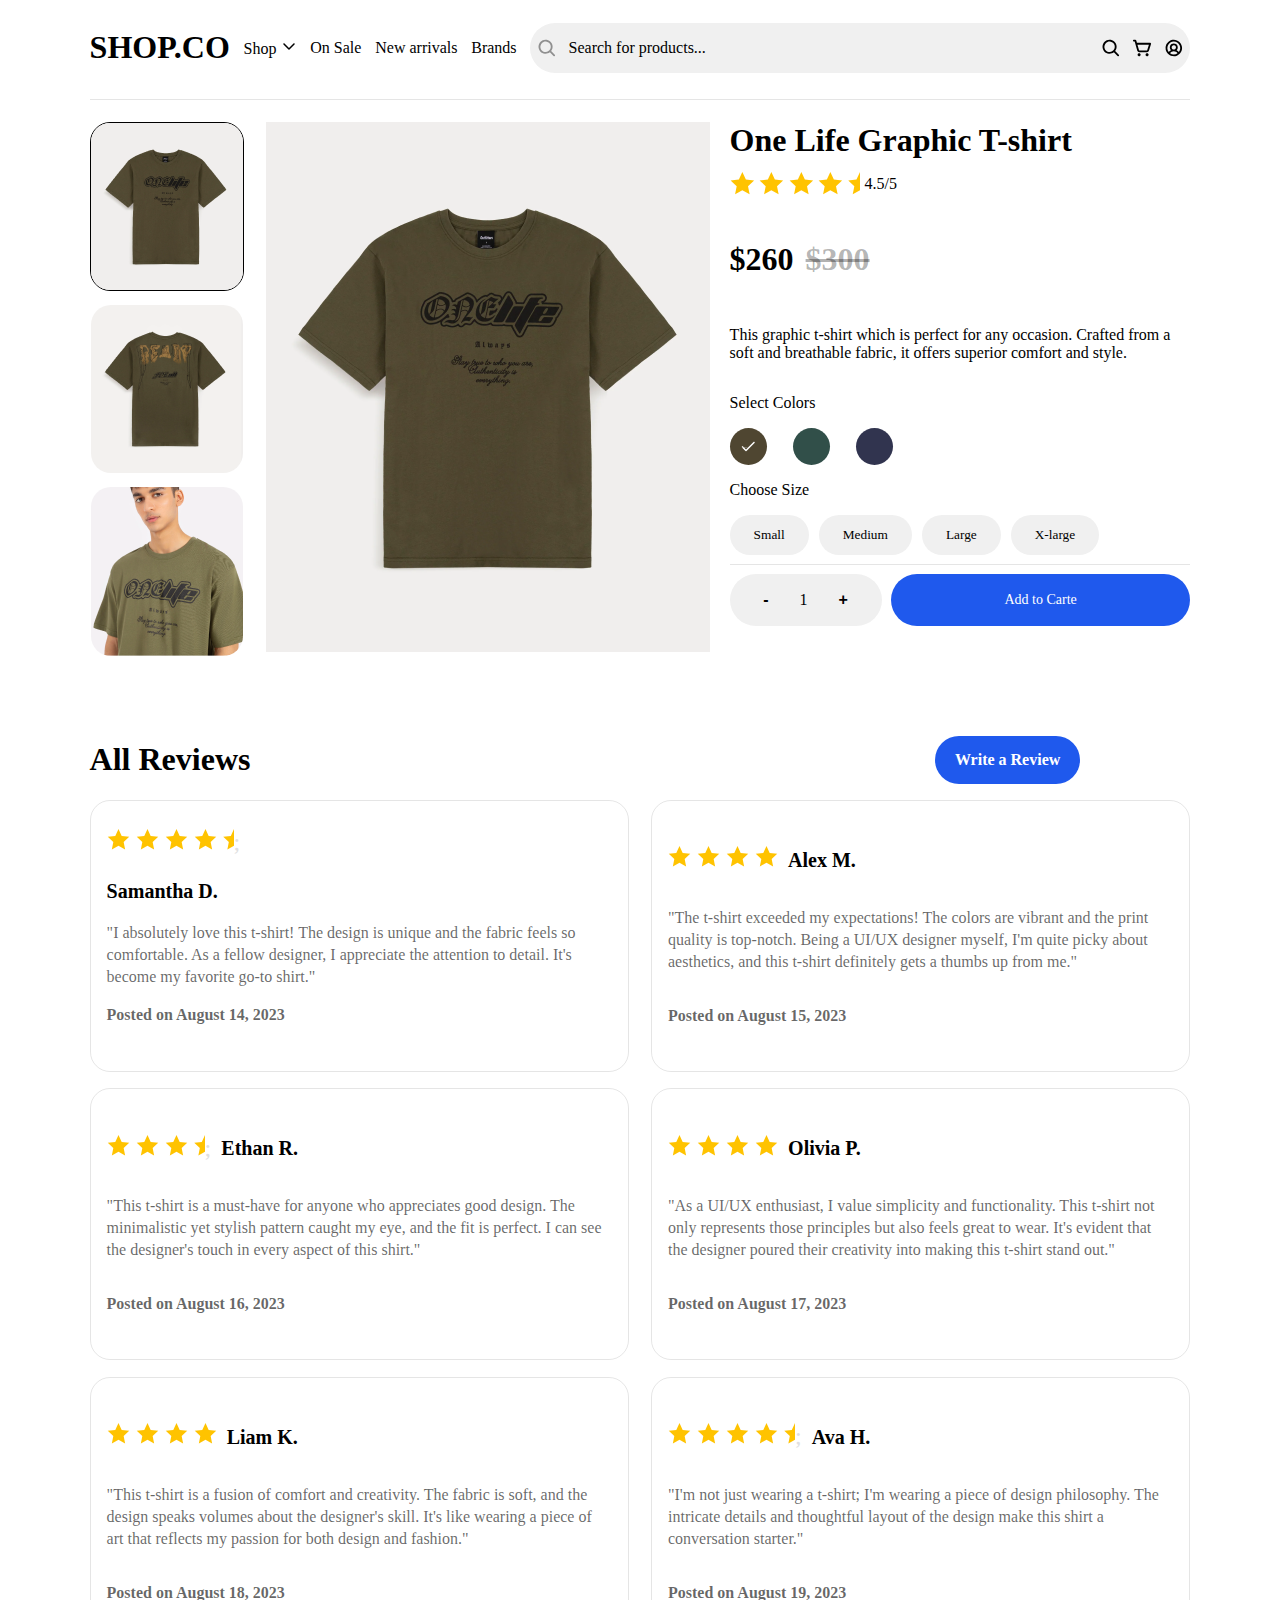
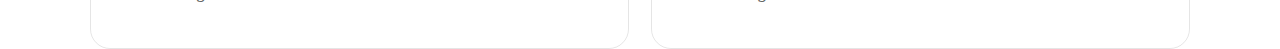
<file: eshopping/index.html>
<!--Define an HTML document-->
<!DOCTYPE html>
<!--Define the language of the document-->
<html lang="en">
<!--Define the head of the document-->
<head>
    <meta charset="UTF-8">
    <!--Title of the document-->
    <title>Shop.co</title>
    <!--Link to the css file-->
    <link rel="stylesheet" href="css/style.css">
</head>
<!--Define the body of the document-->
<body> 
    <!--Define the header of the document-->
    <header>
        <section class="header">
            <!--Define all the buttons of the header-->
            <section class="menu_burger">
                <svg id="burger" xmlns="http://www.w3.org/2000/svg" height="16" width="14" viewBox="0 0 448 512">
                    <path d="M0 96C0 78.3 14.3 64 32 64H416c17.7 0 32 14.3 32 32s-14.3 32-32 32H32C14.3 128 0 113.7 0 96zM0 256c0-17.7 14.3-32 32-32H416c17.7 0 32 14.3 32 32s-14.3 32-32 32H32c-17.7 0-32-14.3-32-32zM448 416c0 17.7-14.3 32-32 32H32c-17.7 0-32-14.3-32-32s14.3-32 32-32H416c17.7 0 32 14.3 32 32z"/>
                </svg>
                <h1>SHOP.CO</h1>
            </section>
            <a class="nodisplay">Shop
            <svg xmlns="http://www.w3.org/2000/svg" width="16" height="16" viewBox="0 0 16 16" fill="none">
                <path d="M13.5306 6.53061L8.5306 11.5306C8.46092 11.6005 8.37813 11.656 8.28696 11.6939C8.1958 11.7317 8.09806 11.7512 7.99935 11.7512C7.90064 11.7512 7.8029 11.7317 7.71173 11.6939C7.62057 11.656 7.53778 11.6005 7.4681 11.5306L2.4681 6.53061C2.3272 6.38972 2.24805 6.19862 2.24805 5.99936C2.24805 5.80011 2.3272 5.60901 2.4681 5.46811C2.60899 5.32722 2.80009 5.24806 2.99935 5.24806C3.19861 5.24806 3.3897 5.32722 3.5306 5.46811L7.99997 9.93749L12.4693 5.46749C12.6102 5.32659 12.8013 5.24744 13.0006 5.24744C13.1999 5.24744 13.391 5.32659 13.5318 5.46749C13.6727 5.60838 13.7519 5.79948 13.7519 5.99874C13.7519 6.198 13.6727 6.38909 13.5318 6.52999L13.5306 6.53061Z" fill="black" style="fill:black;fill-opacity:1;"/>
            </svg> 
            </a>
            <a class="nodisplay">On Sale</a>
            <a class="nodisplay">New arrivals</a>
            <a class="nodisplay">Brands</a>
            <section class="Search">
                <svg id="loop" xmlns="http://www.w3.org/2000/svg" width="24" height="24" viewBox="0 0 24 24" fill="none">
                    <path d="M21.7959 20.2041L17.3437 15.75C18.6787 14.0104 19.3019 11.8282 19.087 9.64606C18.8722 7.46389 17.8353 5.44515 16.1867 3.99936C14.5382 2.55356 12.4014 1.78898 10.2098 1.8607C8.01829 1.93243 5.93607 2.83509 4.38558 4.38558C2.83509 5.93607 1.93243 8.01829 1.8607 10.2098C1.78898 12.4014 2.55356 14.5382 3.99936 16.1867C5.44515 17.8353 7.46389 18.8722 9.64606 19.087C11.8282 19.3019 14.0104 18.6787 15.75 17.3437L20.2059 21.8006C20.3106 21.9053 20.4348 21.9883 20.5715 22.0449C20.7083 22.1015 20.8548 22.1307 21.0028 22.1307C21.1508 22.1307 21.2973 22.1015 21.4341 22.0449C21.5708 21.9883 21.695 21.9053 21.7997 21.8006C21.9043 21.696 21.9873 21.5717 22.044 21.435C22.1006 21.2983 22.1298 21.1517 22.1298 21.0037C22.1298 20.8557 22.1006 20.7092 22.044 20.5725C21.9873 20.4357 21.9043 20.3115 21.7997 20.2069L21.7959 20.2041ZM4.12499 10.5C4.12499 9.23914 4.49888 8.0066 5.19938 6.95823C5.89987 5.90987 6.89551 5.09277 8.06039 4.61026C9.22527 4.12775 10.5071 4.00151 11.7437 4.24749C12.9803 4.49347 14.1162 5.10063 15.0078 5.99219C15.8994 6.88375 16.5065 8.01966 16.7525 9.25629C16.9985 10.4929 16.8722 11.7747 16.3897 12.9396C15.9072 14.1045 15.0901 15.1001 14.0418 15.8006C12.9934 16.5011 11.7608 16.875 10.5 16.875C8.80977 16.8733 7.18927 16.201 5.99411 15.0059C4.79894 13.8107 4.12673 12.1902 4.12499 10.5Z" fill="black" fill-opacity="0.4" style="fill:black;fill-opacity:0.4;"/>
                </svg>
                <p  id="message">Search for products...</p>
                <svg xmlns="http://www.w3.org/2000/svg" width="24" height="24" viewBox="0 0 24 24" fill="none">
                    <path d="M21.7959 20.2041L17.3437 15.75C18.6787 14.0104 19.3019 11.8282 19.087 9.64606C18.8722 7.46389 17.8353 5.44515 16.1867 3.99936C14.5382 2.55356 12.4014 1.78898 10.2098 1.8607C8.01829 1.93243 5.93607 2.83509 4.38558 4.38558C2.83509 5.93607 1.93243 8.01829 1.8607 10.2098C1.78898 12.4014 2.55356 14.5382 3.99936 16.1867C5.44515 17.8353 7.46389 18.8722 9.64606 19.087C11.8282 19.3019 14.0104 18.6787 15.75 17.3437L20.2059 21.8006C20.3106 21.9053 20.4348 21.9883 20.5715 22.0449C20.7083 22.1015 20.8548 22.1307 21.0028 22.1307C21.1508 22.1307 21.2973 22.1015 21.4341 22.0449C21.5708 21.9883 21.695 21.9053 21.7997 21.8006C21.9043 21.696 21.9873 21.5717 22.044 21.435C22.1006 21.2983 22.1298 21.1517 22.1298 21.0037C22.1298 20.8557 22.1006 20.7092 22.044 20.5725C21.9873 20.4357 21.9043 20.3115 21.7997 20.2069L21.7959 20.2041ZM4.12499 10.5C4.12499 9.23914 4.49888 8.0066 5.19938 6.95823C5.89987 5.90987 6.89551 5.09277 8.06039 4.61026C9.22527 4.12775 10.5071 4.00151 11.7437 4.24749C12.9803 4.49347 14.1162 5.10063 15.0078 5.99219C15.8994 6.88375 16.5065 8.01966 16.7525 9.25629C16.9985 10.4929 16.8722 11.7747 16.3897 12.9396C15.9072 14.1045 15.0901 15.1001 14.0418 15.8006C12.9934 16.5011 11.7608 16.875 10.5 16.875C8.80977 16.8733 7.18927 16.201 5.99411 15.0059C4.79894 13.8107 4.12673 12.1902 4.12499 10.5Z" fill="black" style="fill:black;fill-opacity:1;"/>
                </svg>
                <svg xmlns="http://www.w3.org/2000/svg" width="24" height="24" viewBox="0 0 24 24" fill="none">
                    <path d="M9.375 20.25C9.375 20.6208 9.26503 20.9834 9.059 21.2917C8.85298 21.6 8.56014 21.8404 8.21753 21.9823C7.87492 22.1242 7.49792 22.1613 7.1342 22.089C6.77049 22.0166 6.4364 21.838 6.17417 21.5758C5.91195 21.3136 5.73337 20.9795 5.66103 20.6158C5.58868 20.2521 5.62581 19.8751 5.76773 19.5325C5.90964 19.1899 6.14996 18.897 6.45831 18.691C6.76665 18.485 7.12916 18.375 7.5 18.375C7.99728 18.375 8.47419 18.5725 8.82582 18.9242C9.17745 19.2758 9.375 19.7527 9.375 20.25ZM17.25 18.375C16.8792 18.375 16.5166 18.485 16.2083 18.691C15.9 18.897 15.6596 19.1899 15.5177 19.5325C15.3758 19.8751 15.3387 20.2521 15.411 20.6158C15.4834 20.9795 15.662 21.3136 15.9242 21.5758C16.1864 21.838 16.5205 22.0166 16.8842 22.089C17.2479 22.1613 17.6249 22.1242 17.9675 21.9823C18.3101 21.8404 18.603 21.6 18.809 21.2917C19.015 20.9834 19.125 20.6208 19.125 20.25C19.125 19.7527 18.9275 19.2758 18.5758 18.9242C18.2242 18.5725 17.7473 18.375 17.25 18.375ZM22.0753 7.08094L19.5169 15.3966C19.3535 15.9343 19.0211 16.4051 18.569 16.739C18.1169 17.0729 17.5692 17.2521 17.0072 17.25H7.77469C7.2046 17.2482 6.65046 17.0616 6.1953 16.7183C5.74015 16.3751 5.40848 15.8936 5.25 15.3459L2.04469 4.125H1.125C0.826631 4.125 0.540483 4.00647 0.329505 3.7955C0.118526 3.58452 0 3.29837 0 3C0 2.70163 0.118526 2.41548 0.329505 2.2045C0.540483 1.99353 0.826631 1.875 1.125 1.875H2.32687C2.73407 1.87626 3.12988 2.00951 3.45493 2.25478C3.77998 2.50004 4.01674 2.84409 4.12969 3.23531L4.81312 5.625H21C21.1761 5.62499 21.3497 5.6663 21.5069 5.74561C21.664 5.82492 21.8004 5.94001 21.905 6.08164C22.0096 6.22326 22.0795 6.38746 22.1091 6.56102C22.1387 6.73458 22.1271 6.91266 22.0753 7.08094ZM19.4766 7.875H5.45531L7.41375 14.7281C7.43617 14.8065 7.48354 14.8755 7.54867 14.9245C7.6138 14.9736 7.69315 15.0001 7.77469 15H17.0072C17.0875 15.0002 17.1656 14.9746 17.2303 14.927C17.2949 14.8794 17.3426 14.8123 17.3662 14.7356L19.4766 7.875Z" fill="black" style="fill:black;fill-opacity:1;"/>
                </svg>
                <svg id="connexion" xmlns="http://www.w3.org/2000/svg" width="24" height="24" viewBox="0 0 24 24" fill="none">
                    <path d="M12 1.875C9.99747 1.875 8.0399 2.46882 6.37486 3.58137C4.70981 4.69392 3.41206 6.27523 2.64572 8.12533C1.87939 9.97543 1.67888 12.0112 2.06955 13.9753C2.46023 15.9393 3.42454 17.7435 4.84055 19.1595C6.25656 20.5755 8.06066 21.5398 10.0247 21.9305C11.9888 22.3211 14.0246 22.1206 15.8747 21.3543C17.7248 20.5879 19.3061 19.2902 20.4186 17.6251C21.5312 15.9601 22.125 14.0025 22.125 12C22.122 9.3156 21.0543 6.74199 19.1562 4.84383C17.258 2.94567 14.6844 1.87798 12 1.875ZM7.45969 18.4284C7.98195 17.7143 8.66528 17.1335 9.45418 16.7331C10.2431 16.3327 11.1153 16.124 12 16.124C12.8847 16.124 13.7569 16.3327 14.5458 16.7331C15.3347 17.1335 16.0181 17.7143 16.5403 18.4284C15.2134 19.3695 13.6268 19.875 12 19.875C10.3732 19.875 8.78665 19.3695 7.45969 18.4284ZM9.375 11.25C9.375 10.7308 9.52896 10.2233 9.8174 9.79163C10.1058 9.35995 10.5158 9.0235 10.9955 8.82482C11.4751 8.62614 12.0029 8.57415 12.5121 8.67544C13.0213 8.77672 13.489 9.02673 13.8562 9.39384C14.2233 9.76096 14.4733 10.2287 14.5746 10.7379C14.6759 11.2471 14.6239 11.7749 14.4252 12.2545C14.2265 12.7342 13.8901 13.1442 13.4584 13.4326C13.0267 13.721 12.5192 13.875 12 13.875C11.3038 13.875 10.6361 13.5984 10.1438 13.1062C9.65157 12.6139 9.375 11.9462 9.375 11.25ZM18.1875 16.8694C17.4583 15.9419 16.5289 15.1914 15.4688 14.6737C16.1444 13.9896 16.6026 13.1208 16.7858 12.1769C16.9689 11.2329 16.8688 10.2558 16.498 9.36861C16.1273 8.4814 15.5024 7.72364 14.702 7.19068C13.9017 6.65771 12.9616 6.37334 12 6.37334C11.0384 6.37334 10.0983 6.65771 9.29797 7.19068C8.49762 7.72364 7.87275 8.4814 7.50198 9.36861C7.13121 10.2558 7.0311 11.2329 7.21424 12.1769C7.39739 13.1208 7.85561 13.9896 8.53125 14.6737C7.4711 15.1914 6.54168 15.9419 5.8125 16.8694C4.89661 15.7083 4.32614 14.3129 4.1664 12.8427C4.00665 11.3725 4.2641 9.88711 4.90925 8.55644C5.55441 7.22578 6.5612 6.10366 7.81439 5.31855C9.06757 4.53343 10.5165 4.11703 11.9953 4.11703C13.4741 4.11703 14.9231 4.53343 16.1762 5.31855C17.4294 6.10366 18.4362 7.22578 19.0814 8.55644C19.7265 9.88711 19.984 11.3725 19.8242 12.8427C19.6645 14.3129 19.094 15.7083 18.1781 16.8694H18.1875Z" fill="black" style="fill:black;fill-opacity:1;"/>
                </svg>
            </section>
        </section>
    </header>
    <!--Define the main part of the document-->
    <main>
        <section id="barre"></section>
        <section class="content">
            <!--Display the images-->
            <section class="images"> 
                <section class="images_vertical">
                    <img id="with_border" src="/eshopping/images/small_tshirt_1.png" alt="image1">
                    <img src="/eshopping/images/small_tshirt_2.png" alt="image2">
                    <img src="/eshopping/images/small_tshirt_3.png" alt="image3">  
                </section>
                <section class="images_horizontal">
                    <img src="/eshopping/images/large_tshirt_1.png" alt="image4">
                </section>
            </section>
            <!--Display the description of the t-shirt-->
            <section class="description">
                <h1>One Life Graphic T-shirt</h1>
                <section class="notes"> 
                    <!--Define a star-->  
                    <svg xmlns="http://www.w3.org/2000/svg" width="25" height="23" viewBox="0 0 25 23" fill="none">
                        <path d="M12.3562 0L15.8569 7.53796L24.1077 8.53794L18.0204 14.1966L19.619 22.3526L12.3562 18.3119L5.09341 22.3526L6.69201 14.1966L0.604756 8.53794L8.85555 7.53796L12.3562 0Z" fill="#FFC633" style="fill:#FFC633;fill:color(display-p3 1.0000 0.7760 0.2000);fill-opacity:1;"/>
                    </svg>
                    <svg xmlns="http://www.w3.org/2000/svg" width="25" height="23" viewBox="0 0 25 23" fill="none">
                        <path d="M12.3562 0L15.8569 7.53796L24.1077 8.53794L18.0204 14.1966L19.619 22.3526L12.3562 18.3119L5.09341 22.3526L6.69201 14.1966L0.604756 8.53794L8.85555 7.53796L12.3562 0Z" fill="#FFC633" style="fill:#FFC633;fill:color(display-p3 1.0000 0.7760 0.2000);fill-opacity:1;"/>
                    </svg>
                    <svg xmlns="http://www.w3.org/2000/svg" width="25" height="23" viewBox="0 0 25 23" fill="none">
                        <path d="M12.3562 0L15.8569 7.53796L24.1077 8.53794L18.0204 14.1966L19.619 22.3526L12.3562 18.3119L5.09341 22.3526L6.69201 14.1966L0.604756 8.53794L8.85555 7.53796L12.3562 0Z" fill="#FFC633" style="fill:#FFC633;fill:color(display-p3 1.0000 0.7760 0.2000);fill-opacity:1;"/>   
                    </svg>
                    <svg xmlns="http://www.w3.org/2000/svg" width="25" height="23" viewBox="0 0 25 23" fill="none">
                        <path d="M12.3562 0L15.8569 7.53796L24.1077 8.53794L18.0204 14.1966L19.619 22.3526L12.3562 18.3119L5.09341 22.3526L6.69201 14.1966L0.604756 8.53794L8.85555 7.53796L12.3562 0Z" fill="#FFC633" style="fill:#FFC633;fill:color(display-p3 1.0000 0.7760 0.2000);fill-opacity:1;"/>
                    </svg>
                    <svg xmlns="http://www.w3.org/2000/svg" width="12" height="23" viewBox="0 0 12 23" fill="none">
                        <path d="M4.73719 22.3526L12 18.3119V0L8.49932 7.53796L0.248535 8.53793L6.33579 14.1966L4.73719 22.3526Z" fill="#FFC633" style="fill:#FFC633;fill:color(display-p3 1.0000 0.7760 0.2000);fill-opacity:1;"/>
                    </svg>
                    <p>4.5/5</p> 
                </section>
                <section class="price">
                    <p>$260</p>
                    <p id="price_bef">$300</p>
                </section> 
                <section class="size-selector">
                    <p id="descript">This graphic t-shirt which is perfect for any occasion. Crafted from a soft and breathable fabric, it offers superior comfort and style.</p>
                    <hr />
                    <p>Select Colors</p>
                    <section class="button-group">
                        <section class="ellipse" id="ellipse1">
                            <section class="checkmark-frame"></section>
                        </section>
                        <section class="ellipse" id="ellipse2"></section>
                        <section class="ellipse" id="ellipse3"></section>
                    </section>  
                </section>
                <hr />
                <section class="size-selector">
                    <p>Choose Size</p>
                    <section class="button-group">
                        <button class="size-button">Small</button>
                        <button class="size-button">Medium</button>
                        <button class="size-button">Large</button>
                        <button class="size-button">X-large</button>
                    </section>
                </section>
                <section id="barre2"></section>
                <section class="buy">
                    <section class="quantity-selector">
                        <button >-</button>
                        <p >1</p>
                        <button >+</button>
                    </section>
                    <section class="add">
                        <button >Add to Carte</button>
                    </section>
                </section>         
            </section>
        </section>
        <section class="reviewbar">
            <h1>All Reviews</h1>
            <button>Write a Review</button>
        </section>
        <!--Define the part for the reviews-->
        <section class="allreview">
            <section class="rating-container">
                <section class="star-rating">
                    <span>
                        <!--Define a star-->
                        <svg xmlns="http://www.w3.org/2000/svg" width="23" height="21" viewBox="0 0 23 21" fill="none">
                            <path d="M11.4868 0L14.6852 6.8872L22.2237 7.80085L16.662 12.971L18.1226 20.4229L11.4868 16.731L4.85096 20.4229L6.31155 12.971L0.749813 7.80085L8.2883 6.8872L11.4868 0Z" fill="#FFC633" style="fill:#FFC633;fill:color(display-p3 1.0000 0.7760 0.2000);fill-opacity:1;"/>
                        </svg>
                    </span>
                    <span>
                        <svg xmlns="http://www.w3.org/2000/svg" width="23" height="21" viewBox="0 0 23 21" fill="none">
                            <path d="M11.4868 0L14.6852 6.8872L22.2237 7.80085L16.662 12.971L18.1226 20.4229L11.4868 16.731L4.85096 20.4229L6.31155 12.971L0.749813 7.80085L8.2883 6.8872L11.4868 0Z" fill="#FFC633" style="fill:#FFC633;fill:color(display-p3 1.0000 0.7760 0.2000);fill-opacity:1;"/>
                        </svg>
                    </span>
                    <span>
                        <svg xmlns="http://www.w3.org/2000/svg" width="23" height="21" viewBox="0 0 23 21" fill="none">
                            <path d="M11.4868 0L14.6852 6.8872L22.2237 7.80085L16.662 12.971L18.1226 20.4229L11.4868 16.731L4.85096 20.4229L6.31155 12.971L0.749813 7.80085L8.2883 6.8872L11.4868 0Z" fill="#FFC633" style="fill:#FFC633;fill:color(display-p3 1.0000 0.7760 0.2000);fill-opacity:1;"/>
                        </svg>
                    </span>
                    <span>
                        <svg xmlns="http://www.w3.org/2000/svg" width="23" height="21" viewBox="0 0 23 21" fill="none">
                            <path d="M11.4868 0L14.6852 6.8872L22.2237 7.80085L16.662 12.971L18.1226 20.4229L11.4868 16.731L4.85096 20.4229L6.31155 12.971L0.749813 7.80085L8.2883 6.8872L11.4868 0Z" fill="#FFC633" style="fill:#FFC633;fill:color(display-p3 1.0000 0.7760 0.2000);fill-opacity:1;"/>
                        </svg>
                    </span>
                    <span>
                        <svg xmlns="http://www.w3.org/2000/svg" width="11" height="21" viewBox="0 0 11 21" fill="none">
                            <path d="M4.36421 20.4229L11 16.731V0L7.80155 6.8872L0.263062 7.80085L5.8248 12.971L4.36421 20.4229Z" fill="#FFC633" style="fill:#FFC633;fill:color(display-p3 1.0000 0.7760 0.2000);fill-opacity:1;"/>
                        </svg>;
                    </span>
                </section>
                <!--Content of the review-->
                <section class="review">
                    <p class="titre-avis">Samantha D.</p>
                    <p class="avis"> "I absolutely love this t-shirt! The design is unique and the fabric feels so comfortable. As a fellow designer, I appreciate the attention to detail. It's become my favorite go-to shirt."</p>
                    <p class="date-posted">Posted on August 14, 2023</p>
                </section>
            </section>
            <section class="rating-container">
                <section class="star-rating">
                    <span>
                        <svg xmlns="http://www.w3.org/2000/svg" width="23" height="21" viewBox="0 0 23 21" fill="none">
                            <path d="M11.4868 0L14.6852 6.8872L22.2237 7.80085L16.662 12.971L18.1226 20.4229L11.4868 16.731L4.85096 20.4229L6.31155 12.971L0.749813 7.80085L8.2883 6.8872L11.4868 0Z" fill="#FFC633" style="fill:#FFC633;fill:color(display-p3 1.0000 0.7760 0.2000);fill-opacity:1;"/>
                        </svg>
                    </span>
                    <span>
                        <svg xmlns="http://www.w3.org/2000/svg" width="23" height="21" viewBox="0 0 23 21" fill="none">
                            <path d="M11.4868 0L14.6852 6.8872L22.2237 7.80085L16.662 12.971L18.1226 20.4229L11.4868 16.731L4.85096 20.4229L6.31155 12.971L0.749813 7.80085L8.2883 6.8872L11.4868 0Z" fill="#FFC633" style="fill:#FFC633;fill:color(display-p3 1.0000 0.7760 0.2000);fill-opacity:1;"/>
                        </svg>
                    </span>
                    <span>
                        <svg xmlns="http://www.w3.org/2000/svg" width="23" height="21" viewBox="0 0 23 21" fill="none">
                            <path d="M11.4868 0L14.6852 6.8872L22.2237 7.80085L16.662 12.971L18.1226 20.4229L11.4868 16.731L4.85096 20.4229L6.31155 12.971L0.749813 7.80085L8.2883 6.8872L11.4868 0Z" fill="#FFC633" style="fill:#FFC633;fill:color(display-p3 1.0000 0.7760 0.2000);fill-opacity:1;"/>
                        </svg>
                    </span>
                    <span>
                        <svg xmlns="http://www.w3.org/2000/svg" width="23" height="21" viewBox="0 0 23 21" fill="none">
                            <path d="M11.4868 0L14.6852 6.8872L22.2237 7.80085L16.662 12.971L18.1226 20.4229L11.4868 16.731L4.85096 20.4229L6.31155 12.971L0.749813 7.80085L8.2883 6.8872L11.4868 0Z" fill="#FFC633" style="fill:#FFC633;fill:color(display-p3 1.0000 0.7760 0.2000);fill-opacity:1;"/>
                        </svg>
                    </span>
                </section>
                <p class="titre-avis">Alex M.</p>
                <p class="avis"> "The t-shirt exceeded my expectations! The colors are vibrant and the print quality is top-notch. Being a UI/UX designer myself, I'm quite picky about aesthetics, and this t-shirt definitely gets a thumbs up from me."</p>
                <p class="date-posted">Posted on August 15, 2023</p>
            </section>
            <section class="rating-container">
                <section class="star-rating">
                    <span>
                        <svg xmlns="http://www.w3.org/2000/svg" width="23" height="21" viewBox="0 0 23 21" fill="none">
                            <path d="M11.4868 0L14.6852 6.8872L22.2237 7.80085L16.662 12.971L18.1226 20.4229L11.4868 16.731L4.85096 20.4229L6.31155 12.971L0.749813 7.80085L8.2883 6.8872L11.4868 0Z" fill="#FFC633" style="fill:#FFC633;fill:color(display-p3 1.0000 0.7760 0.2000);fill-opacity:1;"/>
                        </svg>
                    </span>
                    <span>
                        <svg xmlns="http://www.w3.org/2000/svg" width="23" height="21" viewBox="0 0 23 21" fill="none">
                            <path d="M11.4868 0L14.6852 6.8872L22.2237 7.80085L16.662 12.971L18.1226 20.4229L11.4868 16.731L4.85096 20.4229L6.31155 12.971L0.749813 7.80085L8.2883 6.8872L11.4868 0Z" fill="#FFC633" style="fill:#FFC633;fill:color(display-p3 1.0000 0.7760 0.2000);fill-opacity:1;"/>
                        </svg>
                    </span>
                    <span>
                        <svg xmlns="http://www.w3.org/2000/svg" width="23" height="21" viewBox="0 0 23 21" fill="none">
                            <path d="M11.4868 0L14.6852 6.8872L22.2237 7.80085L16.662 12.971L18.1226 20.4229L11.4868 16.731L4.85096 20.4229L6.31155 12.971L0.749813 7.80085L8.2883 6.8872L11.4868 0Z" fill="#FFC633" style="fill:#FFC633;fill:color(display-p3 1.0000 0.7760 0.2000);fill-opacity:1;"/>
                        </svg>
                    </span>
                    <span>
                        <svg xmlns="http://www.w3.org/2000/svg" width="11" height="21" viewBox="0 0 11 21" fill="none">
                            <path d="M4.36421 20.4229L11 16.731V0L7.80155 6.8872L0.263062 7.80085L5.8248 12.971L4.36421 20.4229Z" fill="#FFC633" style="fill:#FFC633;fill:color(display-p3 1.0000 0.7760 0.2000);fill-opacity:1;"/>
                        </svg>;
                    </span>
                </section>
                <p class="titre-avis">Ethan R.</p>
                <p class="avis"> "This t-shirt is a must-have for anyone who appreciates good design. The minimalistic yet stylish pattern caught my eye, and the fit is perfect. I can see the designer's touch in every aspect of this shirt."</p>
                <p class="date-posted">Posted on August 16, 2023</p>
            </section>
            <section class="rating-container">
                <section class="star-rating">
                    <span>
                        <svg xmlns="http://www.w3.org/2000/svg" width="23" height="21" viewBox="0 0 23 21" fill="none">
                            <path d="M11.4868 0L14.6852 6.8872L22.2237 7.80085L16.662 12.971L18.1226 20.4229L11.4868 16.731L4.85096 20.4229L6.31155 12.971L0.749813 7.80085L8.2883 6.8872L11.4868 0Z" fill="#FFC633" style="fill:#FFC633;fill:color(display-p3 1.0000 0.7760 0.2000);fill-opacity:1;"/>
                        </svg>
                    </span>
                    <span>
                        <svg xmlns="http://www.w3.org/2000/svg" width="23" height="21" viewBox="0 0 23 21" fill="none">
                            <path d="M11.4868 0L14.6852 6.8872L22.2237 7.80085L16.662 12.971L18.1226 20.4229L11.4868 16.731L4.85096 20.4229L6.31155 12.971L0.749813 7.80085L8.2883 6.8872L11.4868 0Z" fill="#FFC633" style="fill:#FFC633;fill:color(display-p3 1.0000 0.7760 0.2000);fill-opacity:1;"/>
                        </svg>
                    </span>
                    <span>
                        <svg xmlns="http://www.w3.org/2000/svg" width="23" height="21" viewBox="0 0 23 21" fill="none">
                            <path d="M11.4868 0L14.6852 6.8872L22.2237 7.80085L16.662 12.971L18.1226 20.4229L11.4868 16.731L4.85096 20.4229L6.31155 12.971L0.749813 7.80085L8.2883 6.8872L11.4868 0Z" fill="#FFC633" style="fill:#FFC633;fill:color(display-p3 1.0000 0.7760 0.2000);fill-opacity:1;"/>
                        </svg>
                    </span>
                    <span>
                        <svg xmlns="http://www.w3.org/2000/svg" width="23" height="21" viewBox="0 0 23 21" fill="none">
                            <path d="M11.4868 0L14.6852 6.8872L22.2237 7.80085L16.662 12.971L18.1226 20.4229L11.4868 16.731L4.85096 20.4229L6.31155 12.971L0.749813 7.80085L8.2883 6.8872L11.4868 0Z" fill="#FFC633" style="fill:#FFC633;fill:color(display-p3 1.0000 0.7760 0.2000);fill-opacity:1;"/>
                        </svg>
                    </span>
                </section>
                <p class="titre-avis">Olivia P.</p>
                <p class="avis"> "As a UI/UX enthusiast, I value simplicity and functionality. This t-shirt not only represents those principles but also feels great to wear. It's evident that the designer poured their creativity into making this t-shirt stand out."</p>
                <p class="date-posted">Posted on August 17, 2023</p>
            </section>
            <section class="rating-container">
                <section class="star-rating">
                    <span>
                        <svg xmlns="http://www.w3.org/2000/svg" width="23" height="21" viewBox="0 0 23 21" fill="none">
                            <path d="M11.4868 0L14.6852 6.8872L22.2237 7.80085L16.662 12.971L18.1226 20.4229L11.4868 16.731L4.85096 20.4229L6.31155 12.971L0.749813 7.80085L8.2883 6.8872L11.4868 0Z" fill="#FFC633" style="fill:#FFC633;fill:color(display-p3 1.0000 0.7760 0.2000);fill-opacity:1;"/>
                        </svg>
                    </span>
                    <span>
                        <svg xmlns="http://www.w3.org/2000/svg" width="23" height="21" viewBox="0 0 23 21" fill="none">
                            <path d="M11.4868 0L14.6852 6.8872L22.2237 7.80085L16.662 12.971L18.1226 20.4229L11.4868 16.731L4.85096 20.4229L6.31155 12.971L0.749813 7.80085L8.2883 6.8872L11.4868 0Z" fill="#FFC633" style="fill:#FFC633;fill:color(display-p3 1.0000 0.7760 0.2000);fill-opacity:1;"/>
                        </svg>
                    </span>
                    <span>
                        <svg xmlns="http://www.w3.org/2000/svg" width="23" height="21" viewBox="0 0 23 21" fill="none">
                            <path d="M11.4868 0L14.6852 6.8872L22.2237 7.80085L16.662 12.971L18.1226 20.4229L11.4868 16.731L4.85096 20.4229L6.31155 12.971L0.749813 7.80085L8.2883 6.8872L11.4868 0Z" fill="#FFC633" style="fill:#FFC633;fill:color(display-p3 1.0000 0.7760 0.2000);fill-opacity:1;"/>
                        </svg>
                    </span>
                    <span>
                        <svg xmlns="http://www.w3.org/2000/svg" width="23" height="21" viewBox="0 0 23 21" fill="none">
                            <path d="M11.4868 0L14.6852 6.8872L22.2237 7.80085L16.662 12.971L18.1226 20.4229L11.4868 16.731L4.85096 20.4229L6.31155 12.971L0.749813 7.80085L8.2883 6.8872L11.4868 0Z" fill="#FFC633" style="fill:#FFC633;fill:color(display-p3 1.0000 0.7760 0.2000);fill-opacity:1;"/>
                        </svg>
                    </span>
                </section>
                <p class="titre-avis">Liam K.</p>
                <p class="avis">"This t-shirt is a fusion of comfort and creativity. The fabric is soft, and the design speaks volumes about the designer's skill. It's like wearing a piece of art that reflects my passion for both design and fashion."</p>
                <p class="date-posted">Posted on August 18, 2023</p>
            </section>
            <section class="rating-container">
                <section class="star-rating">
                    <span>
                        <svg xmlns="http://www.w3.org/2000/svg" width="23" height="21" viewBox="0 0 23 21" fill="none">
                            <path d="M11.4868 0L14.6852 6.8872L22.2237 7.80085L16.662 12.971L18.1226 20.4229L11.4868 16.731L4.85096 20.4229L6.31155 12.971L0.749813 7.80085L8.2883 6.8872L11.4868 0Z" fill="#FFC633" style="fill:#FFC633;fill:color(display-p3 1.0000 0.7760 0.2000);fill-opacity:1;"/>
                        </svg>
                    </span>
                    <span>
                        <svg xmlns="http://www.w3.org/2000/svg" width="23" height="21" viewBox="0 0 23 21" fill="none">
                            <path d="M11.4868 0L14.6852 6.8872L22.2237 7.80085L16.662 12.971L18.1226 20.4229L11.4868 16.731L4.85096 20.4229L6.31155 12.971L0.749813 7.80085L8.2883 6.8872L11.4868 0Z" fill="#FFC633" style="fill:#FFC633;fill:color(display-p3 1.0000 0.7760 0.2000);fill-opacity:1;"/>
                        </svg>
                    </span>
                    <span>
                        <svg xmlns="http://www.w3.org/2000/svg" width="23" height="21" viewBox="0 0 23 21" fill="none">
                            <path d="M11.4868 0L14.6852 6.8872L22.2237 7.80085L16.662 12.971L18.1226 20.4229L11.4868 16.731L4.85096 20.4229L6.31155 12.971L0.749813 7.80085L8.2883 6.8872L11.4868 0Z" fill="#FFC633" style="fill:#FFC633;fill:color(display-p3 1.0000 0.7760 0.2000);fill-opacity:1;"/>
                        </svg>
                    </span>
                    <span>
                        <svg xmlns="http://www.w3.org/2000/svg" width="23" height="21" viewBox="0 0 23 21" fill="none">
                            <path d="M11.4868 0L14.6852 6.8872L22.2237 7.80085L16.662 12.971L18.1226 20.4229L11.4868 16.731L4.85096 20.4229L6.31155 12.971L0.749813 7.80085L8.2883 6.8872L11.4868 0Z" fill="#FFC633" style="fill:#FFC633;fill:color(display-p3 1.0000 0.7760 0.2000);fill-opacity:1;"/>
                        </svg>
                    </span>
                    <span>
                        <svg xmlns="http://www.w3.org/2000/svg" width="11" height="21" viewBox="0 0 11 21" fill="none">
                            <path d="M4.36421 20.4229L11 16.731V0L7.80155 6.8872L0.263062 7.80085L5.8248 12.971L4.36421 20.4229Z" fill="#FFC633" style="fill:#FFC633;fill:color(display-p3 1.0000 0.7760 0.2000);fill-opacity:1;"/>
                        </svg>;
                    </span>
                </section>
                <p class="titre-avis">Ava H.</p>
                <p class="avis">"I'm not just wearing a t-shirt; I'm wearing a piece of design philosophy. The intricate details and thoughtful layout of the design make this shirt a conversation starter."</p>
                <p class="date-posted">Posted on August 19, 2023</p>
            </section>
        </section>
    <!--Close the main-->
    </main>
<!--Close the body-->
</body>
</html>
</file>
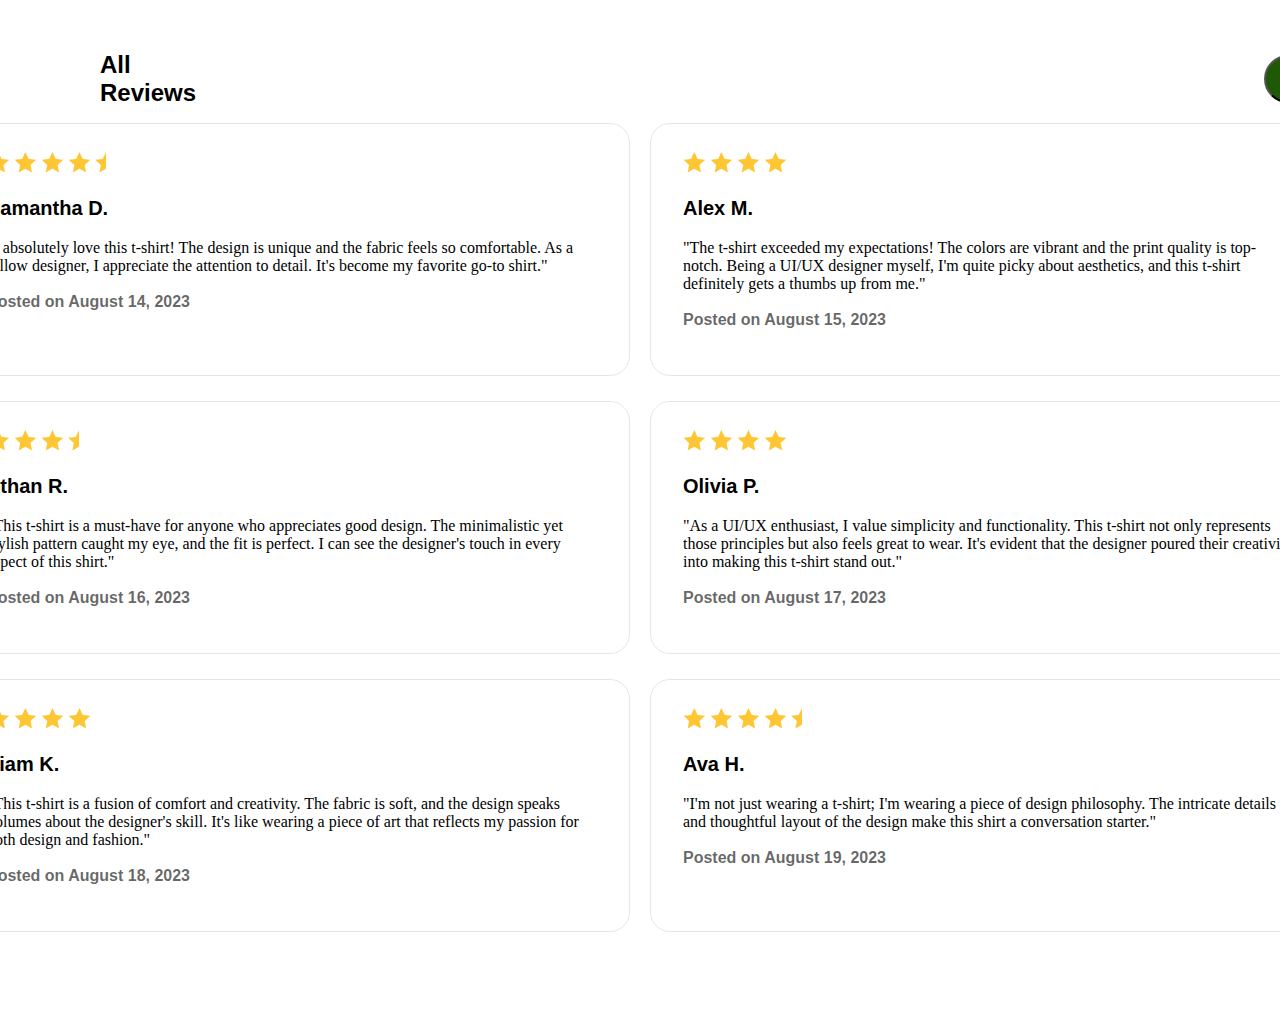
<file: eshopping/index1.html>
<!DOCTYPE html>
<html lang="en">
<head>
    <meta charset="UTF-8">
    <meta name="viewport" content="width=device-width, initial-scale=1.0">
    <link rel="stylesheet" href="./css/style1.css">
    <title>All Reviews</title>
</head>
<body>
    <header>
        <h1>All Reviews</h1>
        <button><h2>Write a Review</h2></button>
    </header>
    <main class="comments">
        <section id=" main-section">
            <main class="to">
                <div class="star-raiting1">
                    <img src="./images/Star 1 (1).png" alt="4.5 Stars Rating"></img>
                    <img src="./images/Star 2.png" alt="4.5 Stars Rating"></img>
                    <img src="./images/Star 3.png" alt="4.5 Stars Rating"></img>
                    <img src="./images/Star 4.png" alt="4.5 Stars Rating"></img>
                    <img src="./images/Star 5.png" alt="4.5 Stars Rating"></img>
                    <p class="names">Samantha D.</p>
                    <p>"I absolutely love this t-shirt! The design is unique and the fabric feels so comfortable. As a fellow designer, I appreciate the attention to detail. It's become my favorite go-to shirt."</p>
                </div>
                    <p class="date">Posted on August 14, 2023</p>
            </main>

            <main class="to">
                <div class="star-raiting1">
                    <img src="./images/Star 1 (1).png" alt="4 Stars Rating"></img>
                    <img src="./images/Star 2.png" alt="4 Stars Rating"></img>
                    <img src="./images/Star 3.png" alt="4 Stars Rating"></img>
                    <img src="./images/Star 4.png" alt="4Stars Rating"></img>
                    <p class="names">Alex M.</p>
                    <p>"The t-shirt exceeded my expectations! The colors are vibrant and the print quality is top-notch. Being a UI/UX designer myself, I'm quite picky about aesthetics, and this t-shirt definitely gets a thumbs up from me."</p>
                </div>
                    <p class="date">Posted on August 15, 2023</p>
            </main>

            <main class="to">
                <div class="star-raiting1">
                    <img src="./images/Star 1 (1).png" alt="3.5 Stars Rating"></img>
                    <img src="./images/Star 2.png" alt="3.5 Stars Rating"></img>
                    <img src="./images/Star 3.png" alt="3.5 Stars Rating"></img>
                    <img src="./images/Star 5.png" alt="3.5 Stars Rating"></img>
                    <p class="names">Ethan R.</p>
                    <p>"This t-shirt is a must-have for anyone who appreciates good design. The minimalistic yet stylish pattern caught my eye, and the fit is perfect. I can see the designer's touch in every aspect of this shirt."</p>
                </div>
                    <p class="date">Posted on August 16, 2023</p>
            </main>

            <main class="to">
                <div class="star-raiting1">
                    <img src="./images/Star 1 (1).png" alt="4 Stars Rating"></img>
                    <img src="./images/Star 2.png" alt="4 Stars Rating"></img>
                    <img src="./images/Star 3.png" alt="4 Stars Rating"></img>
                    <img src="./images/Star 4.png" alt="4 Stars Rating"></img>
                    <p class="names">Olivia P.</p>
                    <p>"As a UI/UX enthusiast, I value simplicity and functionality. This t-shirt not only represents those principles but also feels great to wear. It's evident that the designer poured their creativity into making this t-shirt stand out."</p>
                </div>
                    <p class="date">Posted on August 17, 2023</p>
            </main>

            <main class="to">
                <div class="star-raiting1">
                    <img src="./images/Star 1 (1).png" alt="4 Stars Rating"></img>
                    <img src="./images/Star 2.png" alt="4 Stars Rating"></img>
                    <img src="./images/Star 3.png" alt="4 Stars Rating"></img>
                    <img src="./images/Star 4.png" alt="4 Stars Rating"></img>
                    <p class="names">Liam K.</p>
                    <p>"This t-shirt is a fusion of comfort and creativity. The fabric is soft, and the design speaks volumes about the designer's skill. It's like wearing a piece of art that reflects my passion for both design and fashion."</p>
                </div>
                    <p class="date">Posted on August 18, 2023</p>
            </main>

            <main class="to">
                <div class="star-raiting1">
                    <img src="./images/Star 1 (1).png" alt="4.5 Stars Rating"></img>
                    <img src="./images/Star 2.png" alt="4.5 Stars Rating"></img>
                    <img src="./images/Star 3.png" alt="4.5 Stars Rating"></img>
                    <img src="./images/Star 4.png" alt="4.5 Stars Rating"></img>
                    <img src="./images/Star 5.png" alt="4.5 Stars Rating"></img>
                    <p class="names">Ava H.</p>
                    <p>"I'm not just wearing a t-shirt; I'm wearing a piece of design philosophy. The intricate details and thoughtful layout of the design make this shirt a conversation starter."</p>
                </div>
                    <p class="date">Posted on August 19, 2023</p>
            </main>
            
        
        </section>
    </main>
    
</body>
</html>
</file>
<file: eshopping/css/style.css>
@import url(https://github.com/googlefonts/alex-brush); /*import a new police */

/*Define the features of the page and for some markers*/
body{ 
    margin-left: 7%;
    margin-right: 7%;
    max-width: 100%;
    height: auto;
    font-family: "Alex Brush", cursive; 
}

hr{
    width: 100%;
    height: 1px;   
    background: rgba(0, 0, 0, 0.10);
    background: color(display-p3 0 0 0 / 0.10);
    border-top: 1px;
    display: none;
}

img{
    max-width: auto;
    height: auto;
}

/*-----------------------------------*/


/*Define the features of the header*/

.header{ 
    display: flex;
    justify-content: space-between;
    align-items: center;
    align-content: center;
    flex-wrap: wrap;
    margin-bottom: 1%;
}

.header a{
    text-decoration: none;
    border: none;
    flex-wrap: wrap;
    align-items: center;
    flex-direction: row;
    cursor: pointer;
    
} 

#burger{
    display: none;
}


.Search{ /*Features of the Search bar*/
    border-radius: 62px;
    background: #F0F0F0;
    justify-content: space-between;
    display: flex;
    align-items: center;
    gap: 12px;   
}
 
#message{
    margin-right: 15%;
    width: 516px;;
}   

#loop{
    margin-left: 1%;
}

#connexion{
    margin-right: 1%;
}

/*-----------------------------------*/


/*Define the feature for the images and the description of the product*/

.images{ 
    display: flex;
    gap: 2%;
    width: auto;
    height: auto;
}

.images img{
    margin-right: 10px;
    margin-bottom: 2%;
    
}

.images p{
    color: rgba(0, 0, 0, 0.60);
    color: color(display-p3 0 0 0 / 0.60);
}

.images_vertical{
    display: flex;
    flex-direction: column; /* Make the images display vertically */
    align-items: center;
    gap: 2%;
}

.images_vertical img{
    border-radius: 20px; /* Rounded corners */
}

.images_vertical img:hover{
    cursor: pointer; /* Change cursor to pointer on hover */
    opacity: 0.5;
}

#with_border{
    border: 1px black solid;
}

.content{
    display: flex;
    justify-content: space-between;
    gap: 2%;
}
 
.description{
     display: flex;
     flex-direction: column;
}
 
.description h1{
    margin: 0;
    font-size: 32px;
}

.size-selector {
    display: flex;
    flex-direction: column;
    align-items: left;
    gap: auto;
}

.button-group {
    display: flex;
    flex-direction: row;
    gap: 10px;
    font-weight: 900;
}

.ellipse { /*Define the features of the color choice buttons*/
  width: 37px;
  height: 37px;
  border-radius: 50%;
  display: flex;
  align-items: center;
  justify-content: center;
  margin-right: 16px;
}

#ellipse1 {
  background-color: rgba(79,70,49,1); /* Color 1 */
  position: relative;
}

#ellipse2 {
  background-color: rgba(49, 79, 73, 1); /* Color 2 */
}

#ellipse3 {
  background-color: rgba(49, 52, 79, 1); /* Color 3 */
  margin-right: 0;
}

.checkmark-frame { 
  width: 16px;
  height: 16px;
  position: absolute;
  top: 50%;
  left: 50%;
  transform: translate(-50%, -50%); 
}

.checkmark-frame::before {
    content: "";
    display: inline-block;
    background-image: url('[data-uri]');
    background-repeat: no-repeat;
    width: 16px;
    height: 16px;
}

.size-button{ /*Define the features of the size choice button*/
    display: flex;
    border-radius: 20px;
    text-decoration: none;
    border: none;
    background: color(display-p3 0.94 0.94 0.94);
    padding: 12px 24px;
    justify-content: center;
    align-items: center;
    gap: 12px;
    font-weight: 400;
    font-family: "Alex Brush", cursive;
}

.size-button:hover{ /*Animation on the size button*/
    background: #1F59ED;
    color: white;
    cursor: pointer;
}

.price{
    display: flex;
    align-items: center;
    align-content: center;
    flex-wrap: wrap;
    gap: 12px;
    font-size: 32px;
    font-style: normal;
    font-weight: 700;
    line-height: normal;
}

#price_bef{
    color: rgba(0, 0, 0, 0.30);
    color: color(display-p3 0 0 0 / 0.30);
    text-decoration-line: line-through; /* Add a line through the former price */
}

.notes{
    display: flex;
    align-items: center;
    align-content: center;
    flex-wrap: wrap;
    gap: 1%;
}

.quantity-selector {
    background: color(display-p3 0.94 0.94 0.94);
    padding: 1px 6%;
    border-radius: 62px;
    gap: 25px ;
    width: 100px;
    display: flex;
    align-items: center;   
}

.quantity-selector button {
    background: none;
    border: none;
    cursor: pointer;
    font-size: 16px;
    font-weight: 700;
}

.add { /*Define the features of the add to cart button*/
    display: flex;
    width: auto;
    height: 52px;
    justify-content: center;
    align-items: center;
    border-radius: 62px;
    background: #1F59ED;
    cursor: pointer;
    width: 100%;
}

.add button{
    background: none;
    cursor: pointer;
    color: #FFF;
    font-size: 14px;
    font-weight: 400;
    border: none;
    white-space: nowrap;
    font-family: "Alex Brush", cursive;
}
 
#add-to-cart-button button:hover {
    opacity: 0.9; /* Darken the button a little on hover */
}

.buy{
    display: flex;
    gap: 2%;
}


#barre{ /*Define the style of the bar*/
    width: 100%;
    height: 1px;
    background: rgba(0, 0, 0, 0.10);
    background: color(display-p3 0 0 0 / 0.10); 
    margin-bottom: 2% ;
}

#barre2{ /*Define the style of the bar*/
    width: 100%;
    height: 1px;
    background: rgba(0, 0, 0, 0.10);
    background: color(display-p3 0 0 0 / 0.10);
    margin-bottom: 2% ;
    margin-top: 2%;
}

/*-----------------------------------*/

/*Define the features of the reviews part*/

.allreview{
    display: grid;
    grid-template-columns:repeat(2, 1fr); /*Display the reviews in 2 columns*/
    gap: 2%;
}

.reviewbar{
    display: flex;
    justify-content: space-between;
    margin-right: 10%;
    margin-top: 5%;
    align-items: center;
    white-space: nowrap;
    font-family: "Alex Brush", cursive;
}

.reviewbar h1{
    font-weight: 700;
    width: auto;  
}

.reviewbar button{
    display: flex;
    width: auto;
    height: 48px;
    padding: 16px 20px;
    align-items: center;
    border-radius: 62px;
    background: #1F59ED;
    color: #FFF;
    border: none;
    font-size: 16px;
    font-weight: 700;
    font-family: "Alex Brush", cursive;   
}

.rating-container { /*Define the style for the notice part*/
    display: flex;
    width: auto;
    padding: 28px 16px;
    align-items: flex-start;
    align-content: flex-start;
    gap: 2%;
    flex-wrap: wrap;
    border-radius: 20px;
    border: 1px solid rgba(0, 0, 0, 0.10);
    border: 1px solid color(display-p3 0 0 0 / 0.10); 
    align-items: center;
}

.star-rating span {
    font-size: 24px;
    color: #FFC107;
}

.star-rating span:last-child {
    color: #E0E0E0;
}

.date-posted {
    font-weight: 900;
    font-size: 16px;
    color: rgba(0, 0, 0, 0.6);
    line-height: 22px;
}
.titre-avis{
    color: #000;
    color: color(display-p3 0 0 0);
    font-size: 20px;
    font-style: normal;
    font-weight: 700;
    line-height: 22px; 
}

.avis{
    color: rgba(0, 0, 0, 0.60);
    color: color(display-p3 0 0 0 / 0.60);
    font-size: 16px;
    font-style: normal;
    font-weight: 400;
    line-height: 22px;    
}

/*-----------------------------------*/


/*Define a new style for the smartphones screen*/

@media (max-width: 767px) {
    
    /*Define the features of the page and for some markers*/

    body{ 
        align-items: center; /*align the elements on the center of the page*/
        align-content: center;
        flex-wrap: wrap;
        width: auto;
        margin-left: 10%;
        margin-right: 10%;
    }

    img{
        max-width: 100%;
        height: auto;
    }

    hr{
        display: block;
        margin-top: 5%;
        margin-bottom: 5%;
        width: 85%;
        margin-left: 0%;
    }

    /*-----------------------------------*/

    /*Define the features of the header*/

    .header{
        display: flex;
        justify-content: space-between;
        align-items: center;
    }

    .header h1{
        font-size: 75%;
        align-items: 100%;
    }

    .menu_burger{
        display: flex; /*Display the burger menu*/
        align-items: center;
        gap: 10px;
        font-size: 25px;
    }

    .nodisplay{ /*Some elements are not displayed on the smartphone screen*/
        display: none;
    }

    #message{
        display: none;
    }

    #loop{
        display: none;
    }

    #burger{ /*Some elements are only displayed on the smartphone screen*/
        display: flex;
    }

    .Search{
        background-color: white;
    }

    /*-----------------------------------*/


    /*Define the features of the images and the description of the product*/

    .content{
        flex-wrap: wrap;
        align-items: center;
    } 

    .description{
        margin-left: 20%;
    }
 
    .images{ /*The images are displayed in a new order*/
        display: grid;
    }

    .images_vertical{
        display: flex;
        flex-direction: row;
    }
    
    .tshirt-container {
        display: flex;
        flex-direction: column;
    }

    .images_horizontal {
        margin-left: auto;
        margin-right: auto;
        order: 1; /*Change the order of the images*/
        width: 85%;
    }

    .images_vertical {
        order: 2; /*Change the order of the images*/
        width: 31%;
    } 

    .images_horizontal img{
        border-radius: 20px
    }

    .description h1 {
        font-size: 170%;
        
    }

    #barre2{
        margin-top: 5%;
        margin-bottom: 5%;
        width: 85%;
        margin-left: 0%;
    }
    .notes{
        padding-top: 10%;}

    .quantity-selector{
        margin-top: 5%;
        margin-bottom: 5%;
        
    } 

    .images_vertical img:hover{ /*Delete the animations*/
        opacity: 1;
        cursor: auto;
    }

    #descript{
        margin-right: 12%;
    }

    .button-group button {
        width: 19%;
        text-align: center;
    }

    .buy {
        display: flex;
        align-items: center;
        margin-right: 13%;
    }

    .add, .quantity-selector {
        display: flex;
        margin: auto;
        justify-content: center;
        flex-grow: 1;

    }

    .size-button:hover{ /*Delete the animations*/
        background: #F0F0F0;
        color: black;
        cursor: auto;
        opacity: none;
    }

    #with_border{
        border: 1px black solid;
    }

    .description h1{
        margin-top: 5%;
        font-size: 24px;
        font-weight: 400;
    }

    /*-----------------------------------*/


    /*Define the features of the reviews part*/

    .allreview{
        display: grid;
        grid-template-columns:repeat(1, 1fr); /*Display the reviews in 1 column*/
        gap: 2%;
    }

    .reviewbar{
        display: flex;
        justify-content: space-between;
        margin: auto;
        margin-bottom: 10%;
        margin-top: 15%;
        
    }

    .reviewbar button{
        margin-top: 10%;
        font-size: 100%;
        margin-right: none; 
        font-weight: 500;
    }

    .reviewbar h1 {
        width: auto;
        font-size: 100%;
        font-weight: 700;
    }

    /*-----------------------------------*/

}

/*Define new style for the tablet screen*/

@media (max-width: 1100px) { 

    /*Define the features of the body*/

    body{ 
        align-items: center;
        align-content: center;
        flex-wrap: wrap;
        width: auto;
        justify-content: center;
    }

    /*-----------------------------------*/

    /*Define the features of the content*/

    .content{
        flex-wrap: wrap;
        justify-content: center;
    }

    .images_vertical img:hover{ /*Delete the animations*/
        opacity: 1;
        cursor: auto;
    }

    .size-button:hover{ /*Delete the animations*/
        background: #F0F0F0;
        color: black;
        cursor: auto;
        opacity: none;
    }

    /*-----------------------------------*/
}
</file>
<file: eshopping/css/style1.css>
body {
    margin-top: 35px;
    margin-bottom: 77.42px;
    margin-left: 100px;
    margin-right: 100px;
}

header {
    display: inline-flex;
    flex-direction: row; /* Change la direction de la flexbox pour placer le bouton à droite */
    align-items: center;
    gap: 1050px;
    color: white;
}


header h1 {
    color: #000;
    color: color(display-p3 0 0 0);
    font-family: Arial;
    font-size: 24px;
    font-style: normal;
    font-weight: 700;
    line-height: normal;
}

header h2 {
    color: #FFF;
    display: flex;
    font-family: Arial;
    font-size: 12px;
    font-style: normal;
    font-weight:900;
    line-height: normal;

}
header button {
    display: flex;
    width: 166px;
    height: 48px;
    padding: 16px 20px;
    justify-content: space-between;
    align-items: center;
    border-radius: 62px;
    background: #1F59ED;
    background: color(display-p3 0.1865 0.3428 0.08969);
}

section {
    display: grid;
    grid-template-columns: 1fr 1fr;
    grid-template-rows: 1fr 1fr 1fr;
    grid-column-gap: 20px;
    grid-row-gap: 25px;
    
}

.comments {
    display: grid;
    place-self: center;
}

.to {

    border-radius: 20px;
    border: 1px solid rgba(0, 0, 0, 0.10);
    border: 1px solid color(display-p3 0 0 0 / 0.10);
    width: 610px;
    padding: 28px 32px;
}

.names{
    color: #000;
    color: color(display-p3 0 0 0);
    font-family: Arial;
    font-size: 20px;
    font-style: normal;
    font-weight: 700;
    line-height: 22px;
    
}

.date {
    width: 546px;
    flex-shrink: 0;
    color: rgba(0, 0, 0, 0.60);

    color: color(display-p3 0 0 0 / 0.60);

    font-family: Arial;
    font-size: 16px;
    font-style: normal;
    font-weight: 900;
    line-height: 22px;

}
</file>
